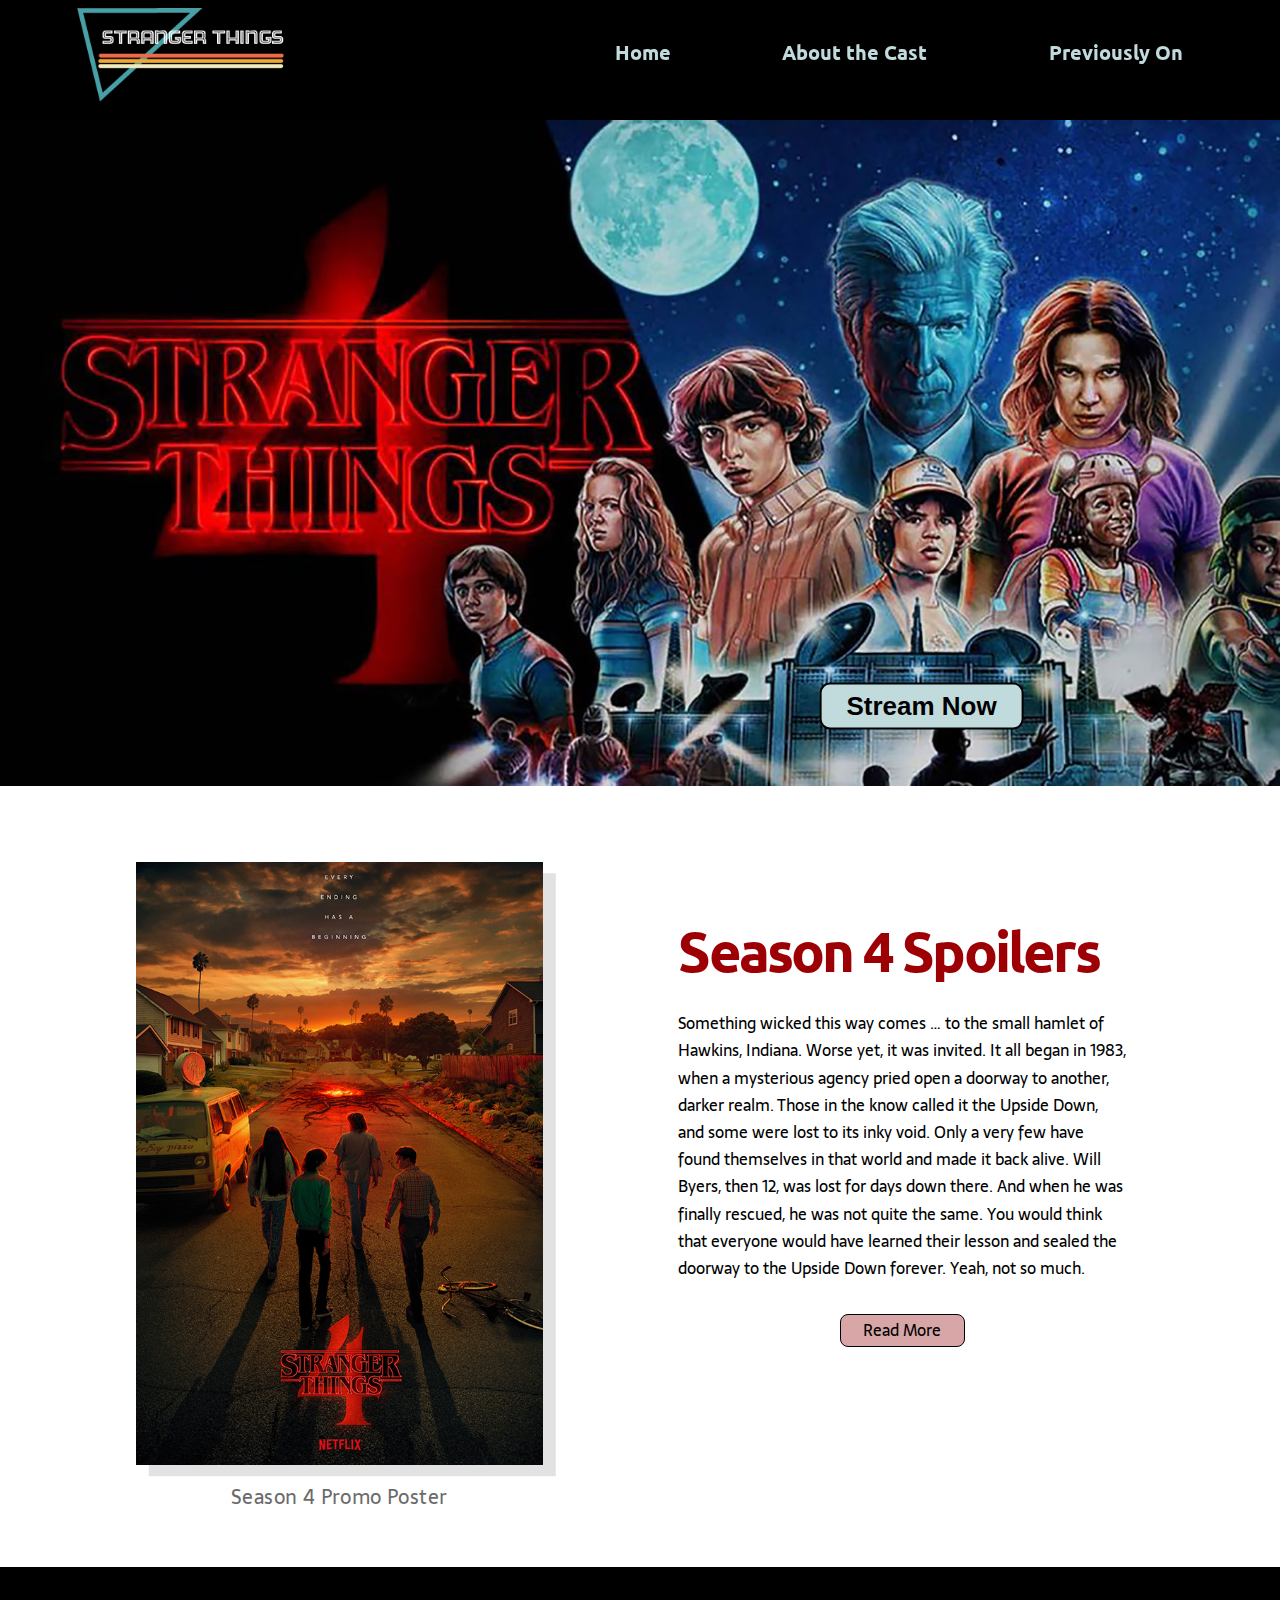
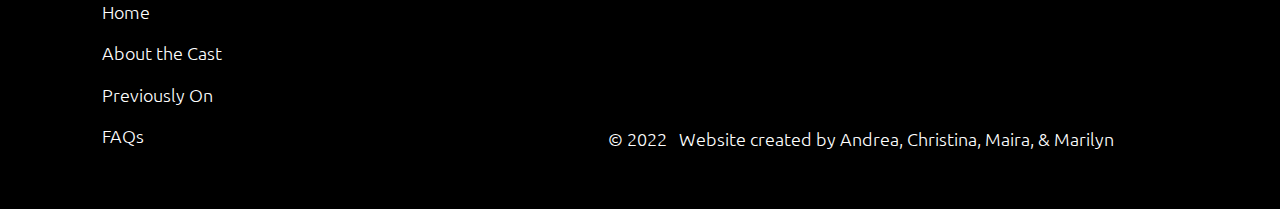
<file: index.html>
<!DOCTYPE html>
<html lang="en">

<head>
    <meta charset="UTF-8">
    <meta http-equiv="X-UA-Compatible" content="IE=edge">
    <meta name="viewport" content="width=device-width, initial-scale=1.0">
    <title>GW3 Home Page</title>

    <!-- link to favicon -->
    <link rel="icon" href="images/favicon.ico">

    <!-- link to sytle.css -->
    <link rel="stylesheet" type="text/css" href="css/style.css" />

    <!-- Google Fonts -->
    <link rel="preconnect" href="https://fonts.googleapis.com">
    <link rel="preconnect" href="https://fonts.gstatic.com" crossorigin>
    <link href="https://fonts.googleapis.com/css2?family=Sarala&family=Ubuntu:wght@300;400;500;700&display=swap" rel="stylesheet">

    <!-- link to Javascript Library -->
    <script src="https://code.jquery.com/jquery-1.12.4.min.js"
    integrity="sha384-nvAa0+6Qg9clwYCGGPpDQLVpLNn0fRaROjHqs13t4Ggj3Ez50XnGQqc/r8MhnRDZ"
    crossorigin="anonymous"></script>
    <script src="js/jquery.elimore.js"></script>
    

</head>

<!-- Main Content by Marilyn Burnett-->
<body>
    <div class="container">
        <header>
            <figure class="logo">
              <a href="index.html"><img src="images/logo.png" alt="Stranger Things" title="Unique Triangular Image" width="250"/></a>
            </figure>
            <nav id="navright">
                <label for="hamburger">&#9776;</label>
                <input type="checkbox" id="hamburger"/>
                <div id="hamitems" class="navanim">
                    <a href="index.html">Home</a>
                    <a href="about.html">About the Cast</a>
                    <a href="recap.html">Previously On</a>
                </div>
            </nav>
        </header>

        <main class="mbhome">
            <div class="homestream">
                <div class="streamlink">
                    <img src="images/mobilehero.jpg" alt="Hero Characters Cropped" title="Four Characters Under Moon" width="995" />
                    <img src="images/hero.jpg" alt="Season 4 Characters" title="Collage of Characters" width="2100" />
                    <button onclick="window.location.href='https://www.justwatch.com/us/tv-show/stranger-things/season-4';">Stream Now</button>
                </div>
            </div>
            <aside>
                <figure class="mbsmpic">
                    <img src="images/season4.jpg" alt="Season 4 Pic" title="Promo Poster for 4th Season" width="576" />
                    <figcaption>Season 4 Promo Poster</figcaption>
                </figure>
            </aside>
            <article>
                <h1 id="mbhdg">Season 4 Spoilers</h1>
                <div class="mbmore">
                    <p>Something wicked this way comes &mldr; to the small hamlet of Hawkins, Indiana. Worse yet, it was invited. It all began in 1983, when a mysterious agency pried open a doorway to another, darker realm. Those in the know called it the Upside Down, and some were lost to its inky void. Only a very few have found themselves in that world and made it back alive. Will Byers, then 12, was lost for days down there. And when he was finally rescued, he was not quite the same. You would think that everyone would have learned their lesson and sealed the doorway to the Upside Down forever. Yeah, not so much.</p>
                    <p>Blame the Russians. That is pretty much what every red&#45;blooded American did back in 1985, when Stranger Things 3 opens. Even though the paranormally&#45;gifted Eleven (El) seemed to shut the door on the Upside Down for good a year before (in Season 2), our comrades back in the U.S.S.R. are trying to open another such portal. And somehow, even though the old Soviet Union is a good half&#45;world away, Hawkins is still very much a piece of this Upside Down cake.</p>
                    <p>El&apos;s father, Sheriff Jim Hopper, thinks another evil is afoot &mdash; one in the guise of El&apos;s bowl-coiffed boyfriend, Mike. Sure, they have all been through some tough times together. They are three of the very few people who have seen what lurks in the Upside Down and lived to tell about it.</p>
                </div>
            </article>
        </main>

        <footer>
            <div class="ftrwrap">
                <nav class="ftrnav">
                    <ul>
                        <li><a href="index.html">Home</a></li>
                        <li><a href="about.html">About the Cast</a></li>
                        <li><a href="recap.html">Previously On</a></li>
                        <li><a href="https://www.imdb.com/title/tt4574334/faq" target="_blank">FAQs</a></li>
                    </ul>
                </nav>
                <p>&copy; 2022&nbsp;&nbsp; Website created by Andrea, Christina, Maira, & Marilyn</p>
           </div>
        </footer>

        <script>
            $(function(){
    
              $(".mbmore").elimore();
    
            });
    
            $(function(){
    
              $(".mbmore").elimore({
                maxLength: 630
              });
    
            });
    
            $(function(){
    
              $(".mbmore").elimore({
                moreText:"Read More",
                lessText:"Read Less"
              });
    
            });
        </script>
        
    </div>
</body>

</html>
</file>
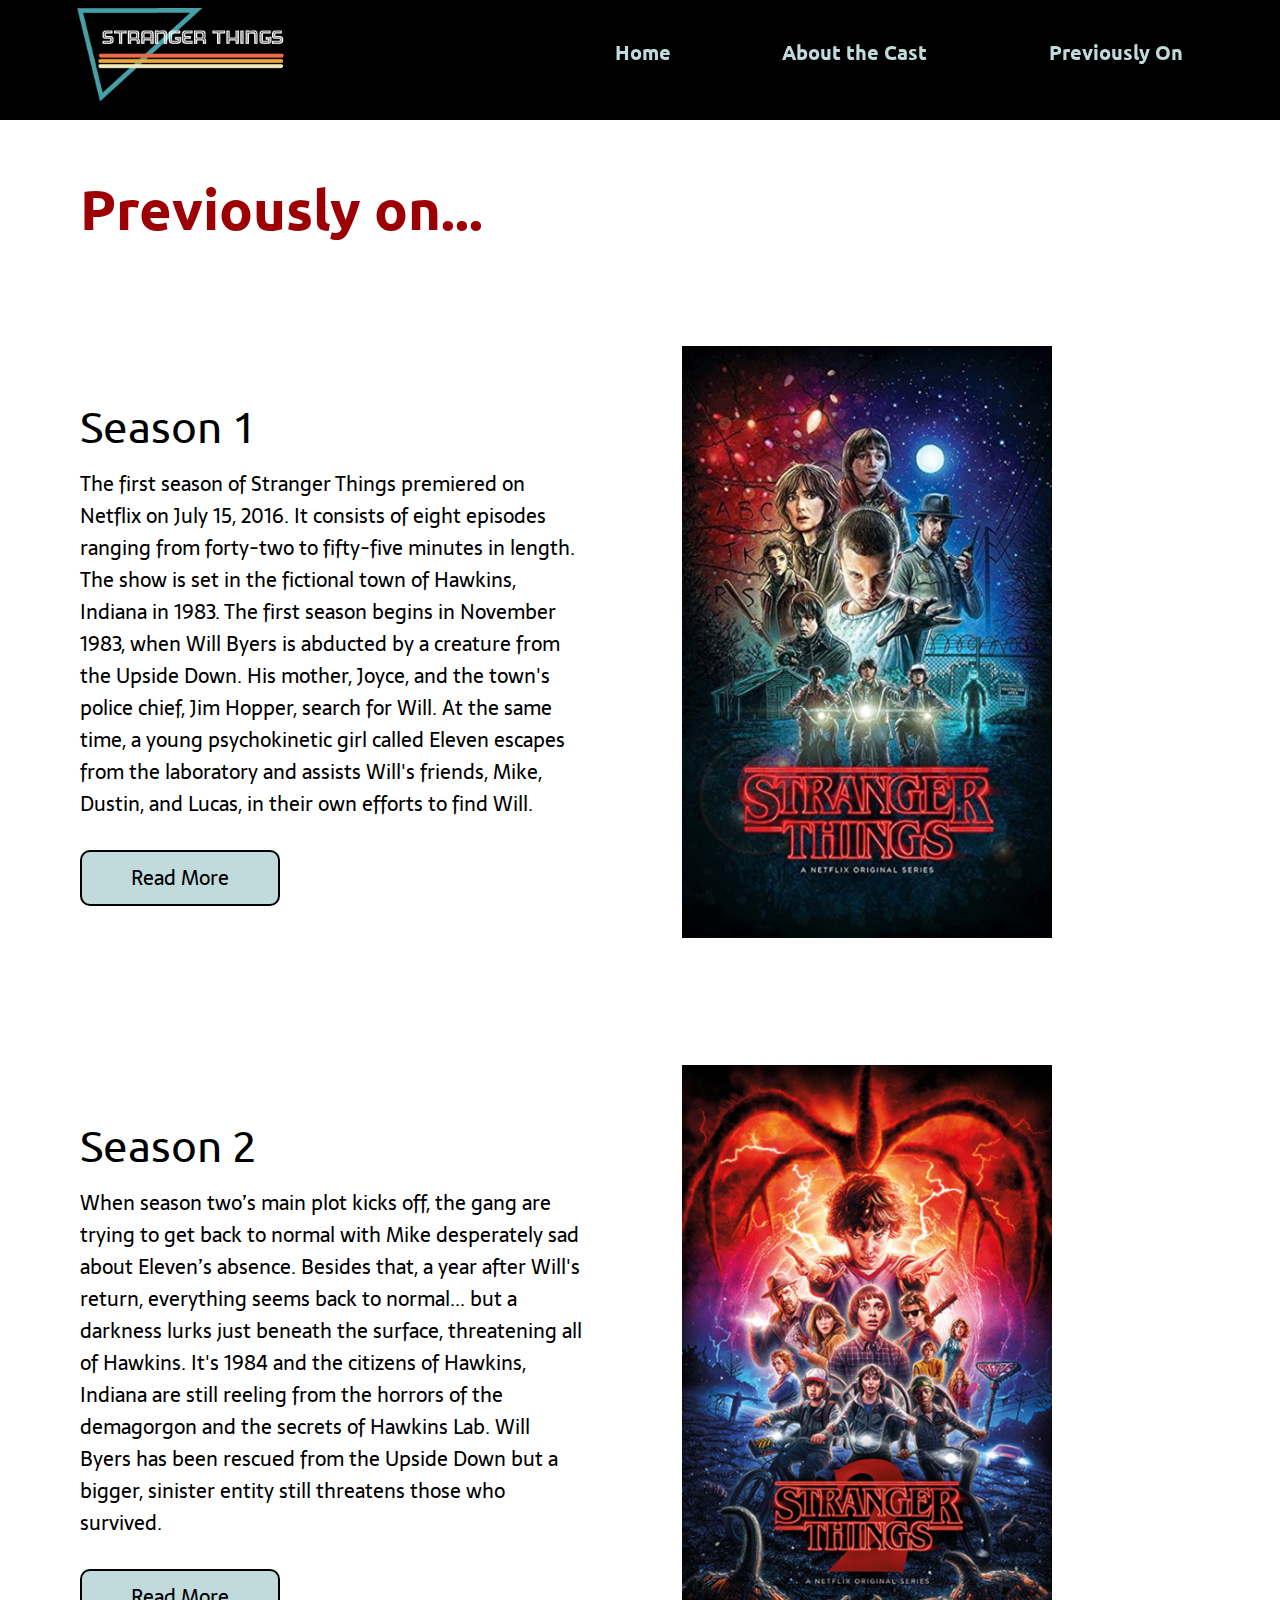
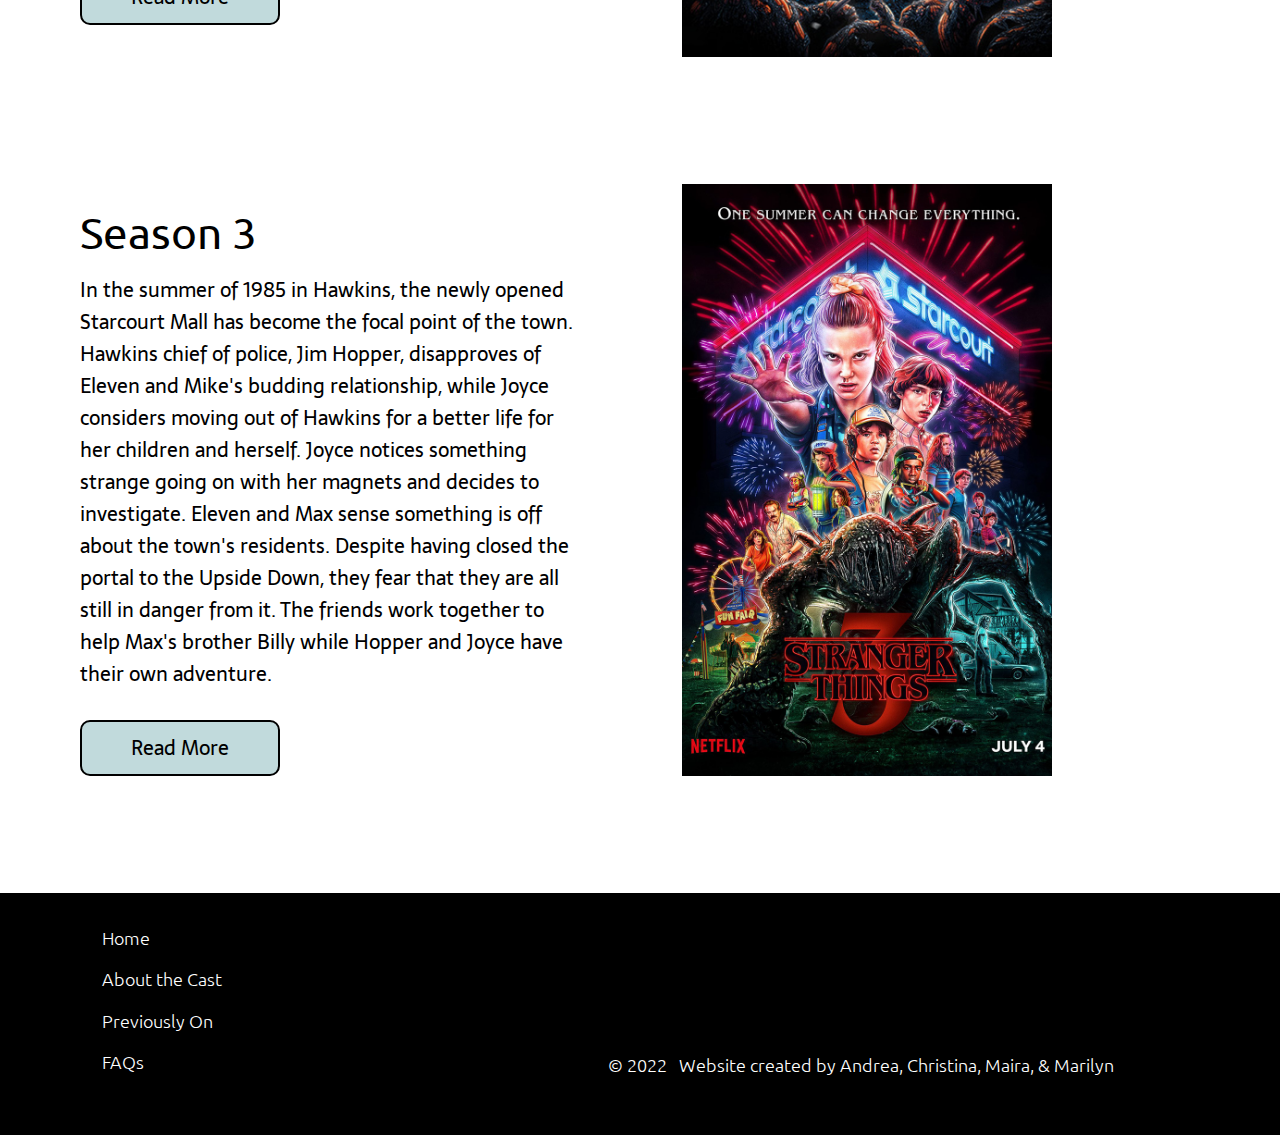
<file: recap.html>
<!DOCTYPE html>
<html lang="en">

<head>
    <meta charset="UTF-8">
    <meta http-equiv="X-UA-Compatible" content="IE=edge">
    <meta name="viewport" content="width=device-width, initial-scale=1.0">
    <title>Previously On</title>

    <!-- link to favicon -->
    <link rel="icon" href="images/favicon.ico">

    <!-- link to sytle.css -->
    <link rel="stylesheet" type="text/css" href="css/style.css" />

    <!-- Google Fonts -->
    <link rel="preconnect" href="https://fonts.googleapis.com">
    <link rel="preconnect" href="https://fonts.gstatic.com" crossorigin>
    <link href="https://fonts.googleapis.com/css2?family=Sarala&family=Ubuntu:wght@300;400;500;700&display=swap"
        rel="stylesheet">

     <!-- link to Animate Library -->
     <link
     rel="stylesheet"
     href="https://cdnjs.cloudflare.com/ajax/libs/animate.css/4.1.1/animate.min.css"
   />


</head>

<!-- Main Content by Maira Manley-->
<body>
    <div class="container">
        <header>
            <figure class="logo">
                <a href="index.html"><img src="images/logo.png" alt="Stranger Things" title="Unique Triangular Image" width="250"/></a>
            </figure>
            <nav id="navright">
                <label for="hamburger">&#9776;</label>
                <input type="checkbox" id="hamburger" />
                <div id="hamitems" class="navanim">
                    <a href="index.html">Home</a>
                    <a href="about.html">About the Cast</a>
                    <a href="recap.html">Previously On</a>
                </div>
            </nav>
        </header>

        <main>

            <section class="maira">
             
                    <h1>Previously on...</h1>
                

                <div class="seasons season-one">
                    <aside class="animate__animated animate__slideInRight animate__slow">
                        <img src="images/season1.jpg" alt="Eleven Picture">
                    </aside>
                    <article class="animate__animated animate__slideInLeft animate__slow">
                        <h2>Season 1</h2>
                        <p>The first season of Stranger Things premiered on Netflix on July 15, 2016. It consists of eight episodes ranging from forty-two to fifty-five minutes in length. The show is set in the fictional town of Hawkins, Indiana in 1983. The first season begins in November 1983, when Will Byers is abducted by a creature from the Upside Down. His mother, Joyce, and the town's police chief, Jim Hopper, search for Will. At the same time, a young psychokinetic girl called Eleven escapes from the laboratory and assists Will's friends, Mike, Dustin, and Lucas, in their own efforts to find Will.</p>
                        <div class="button-recap">
                            <a href="https://en.wikipedia.org/wiki/Stranger_Things#Season_2_(2017)"><p> Read More</p></a>
                        </div>
                    </article>
                </div>
                <div class="seasons season-two">
                    <aside class="animate__animated animate__slideInRight animate__slow">
                        <img src="images/season2.jpg" alt="Season 2 Picture" >
                    </aside>
                    <article class="animate__animated animate__slideInLeft animate__slow">
                        <h2>Season 2</h2>
                        <p>When season two’s main plot kicks off, the gang are trying to get back to normal with Mike desperately sad about Eleven’s absence. Besides that, a year after Will's return, everything seems back to normal... but a darkness lurks just beneath the surface, threatening all of Hawkins. It's 1984 and the citizens of Hawkins, Indiana are still reeling from the horrors of the demagorgon and the secrets of Hawkins Lab. Will Byers has been rescued from the Upside Down but a bigger, sinister entity still threatens those who survived.</p>
                        <div class="button-recap">
                            <a href="https://en.wikipedia.org/wiki/Stranger_Things#Season_3_(2019)"><p> Read More</p></a>
                        </div>
                    </article>
                </div>
                <div class="seasons season-three">
                    <aside class="animate__animated animate__slideInRight animate__slow">
                        <img src="images/season3.jpg" alt="Season 3 Picture" >
                    </aside>
                    <article class="animate__animated animate__slideInLeft animate__slow">
                        <h2>Season 3</h2>
                        <p>In the summer of 1985 in Hawkins, the newly opened Starcourt Mall has become the focal point of the town. Hawkins chief of police, Jim Hopper, disapproves of Eleven and Mike's budding relationship, while Joyce considers moving out of Hawkins for a better life for her children and herself. Joyce notices something strange going on with her magnets and decides to investigate. Eleven and Max sense something is off about the town's residents. Despite having closed the portal to the Upside Down, they fear that they are all still in danger from it. The friends work together to help Max's brother Billy while Hopper and Joyce have their own adventure.</p>
                        <div class="button-recap">
                            <a href="https://en.wikipedia.org/wiki/Stranger_Things#Season_1_(2016)"><p> Read More</p></a>
                        </div>
                    </article>
                </div>

            </section>

        </main>

        <footer>
            <div class="ftrwrap">
                <nav class="ftrnav">
                    <ul>
                        <li><a href="index.html">Home</a></li>
                        <li><a href="about.html">About the Cast</a></li>
                        <li><a href="recap.html">Previously On</a></li>
                        <li><a href="https://www.imdb.com/title/tt4574334/faq" target="_blank">FAQs</a></li>
                    </ul>
                </nav>
                <p>&copy; 2022&nbsp;&nbsp; Website created by Andrea, Christina, Maira, & Marilyn</p>
           </div>
        </footer>

    </div>
</body>

</html>
</file>
<file: css/style.css>
/*============ CSS Reset ============*/
html, body, div, span, applet, object, iframe,
h1, h2, h3, h4, h5, h6, p, blockquote, pre,
a, abbr, acronym, address, big, cite, code,
del, dfn, em, img, ins, kbd, q, s, samp,
small, strike, strong, sub, sup, tt, var,
b, u, i, center,
dl, dt, dd, ol, ul, li,
fieldset, form, label, legend,
table, caption, tbody, tfoot, thead, tr, th, td,
article, aside, canvas, details, embed,
figure, figcaption, footer, header, hgroup,
menu, nav, output, ruby, section, summary,
time, mark, audio, video {
	margin: 0;
	padding: 0;
	border: 0;
	font-size: 100%;
	font: inherit;
	vertical-align: baseline;
}
/* HTML5 display-role reset for older browsers */
article, aside, details, figcaption, figure,
footer, header, hgroup, menu, nav, section {
	display: block;
}
body {
	line-height: 1;
}
ol, ul {
	list-style: none;
}
blockquote, q {
	quotes: none;
}
blockquote:before, blockquote:after,
q:before, q:after {
	content: '';
	content: none;
}
table {
	border-collapse: collapse;
	border-spacing: 0;
}

/*==============================+===
Custom CSS
===============================+===*/


/*======= Universal Styling ==+=====
===============by MB===============*/

* {
    box-sizing: border-box;
}

.container {
    width: 100%;
    margin: 0 auto;
}

body {
    font-family: 'Ubuntu', sans-serif;
	font-family: 'Sarala', sans-serif;
}

header {
	width: 100%;
	height: 6em;
	background-color: #000000;
	border-bottom: .25em solid #000000;
}

h1 {
	font-family: 'Ubuntu', sans-serif;
	/* font-size: 4em; */
	/* Maira's suggestion for font size below */
	font-size: 2.8em;
	font-weight: bold;
	color: #9d0004;
}

h2 {
	font-family: 'Ubuntu', sans-serif;
	/* font-size: 3.68em; */
	/* Maira's suggestion for font size below */
	font-size: 2.2em;
	color: #000000;
}

h3 {
	font-family: 'Ubuntu', sans-serif;
	font-size: 3.35em;
	font-weight: normal;
	color: #000000;
}

h4 {
	font-family: 'Ubuntu', sans-serif;
	font-size: 3.01em;
	font-weight: lighter;
	color: #000000;
}

h5 {
	font-family: 'Sarala', sans-serif;
	font-size: 1.67em;
	color: #000000;
}

p {
	font-family: 'Sarala', sans-serif;
	font-size: 1.25em;
	line-height: 200%;
	color: #000000;
}


/*===== Hdr/Menu Styling by MB =====*/

.logo {
	float: left;
	width: 39%;
	vertical-align: top;
	margin: .5em 0 0 6%;
}

.logo a:hover, .logo a:active {
	background-color: #000000;
}

.logo img[alt="Stranger Things"] {
	max-width: 100%;
}

#navright {
	float: right;
	width: 38%;
	vertical-align: top;
	text-align: right;
	font-family: 'Ubuntu', sans-serif;
	font-size: .844em;
}


/*==== Universal  Styling by MB ====*/

.navanim {
	animation: grow 1s backwards ease;
}

@keyframes grow {
    from {
      transform: translateX(100%);
    }
    to {
      transform: translateX(0%);
    }
}


/*=================================
Home Styling by Marilyn Burnett
==================================*/

.mbhome {
	display: block;
}

.streamlink {
	position: relative;
	width: 100%;
}

.homestream img[alt="Hero Characters Cropped"] {
	background: #000000;
	max-width: 100%;
	height: auto;
	vertical-align: top;
}

.streamlink img[alt="Season 4 Characters"] {
	display: none;
}

.streamlink button {
	position: absolute;
	top: 87%;
	left: 48%;
	transform: translate(-50%, -50%);
	-ms-transform: translate(-50%, -50%);
	width: 35%;
	font-size: .875em;
	font-weight: bold;
	background: #c1dadc;
	border: .09em solid #000000;
	border-radius: .4em;
	padding: .45em 0;
}

.streamlink button:hover, button:active {
	background-color: #48a0a7;
}

.mbhome aside {
	display: block;
	background-color: #ffffff;
	border-top:  3.25em solid #ffffff;
}

.mbhome aside figure:before {
	content: 'Season 4 Spoilers';
	font-family: 'Ubuntu', sans-serif;
	font-size: 2em;
	font-weight: bolder;
	color: #9d0004;
}

.mbsmpic {
	text-align: center;
}

figure img[alt="Season 4 Pic"] {
	max-width: 70%;
	margin: 3em 0 0;
}

.mbsmpic img:hover {
	animation: fadeOut 7s ease;
}

@keyframes fadeOut {
	from {
		opacity: 1;
	}
	to {
		opacity: 0;
	}
}

.mbsmpic figcaption {
	font-size: .75em;
	letter-spacing: .02em;
	padding: .5em 0 4em;
	opacity: 70%;
}

.mbhome article {
	background-color: #ffffff;
}

.mbhome article h1 {
	display: none;
}

.mbhome article p {
	font-size: large;
	padding: .5em 8% .5em;
}

.mbmore {
	line-height: 170%;
	padding: 0 9%;
}

.mbmore > a {
	display: block;
	padding: .1em 3%;
	margin: 1.3em 28% 3.75em;
	text-align: center;
	text-decoration: none;
	color:#000000;
	border-radius: .5em;
	background-color:#d8a6a7;
	border: .1em solid #000000;
}

.mbmore a:hover, a:active {
	background-color: #9d0004;
}


/*======= Footer Styling by MB =======*/

footer {
	display: block;
	background-color: #000000;
	margin: 1.75em 0 0;
	padding: 1.5em 10%;
}

.ftrnav ul li a {
    font-family: 'Ubuntu', sans-serif;
	color: #ffffff;
	line-height: 275%;
	font-size: x-small;
	font-weight: lighter;
	text-decoration: none;
}

.ftrnav ul li a:hover {
	background-color: #000000;
	font-weight: bolder;
	color: #86bdc2;
}

.ftrnav ul li a:active {
	background-color: #000000;
	font-weight: bolder;
	color: #48a0a7;
}

footer p {
    font-family: 'Ubuntu', sans-serif;
	color: #ffffff;
	font-size: xx-small;
	font-weight: lighter;
	padding: .5em 0 0;
	text-align: right;
}


/*=================================
About (Christina)
==================================*/

.about {
	padding: 40px;
	animation: pulse 5s ease;
}

@keyframes pulse {
	0% {
		color: rgba(157, 0, 4, 20%);
	}
	100% {
		color: #9d0004;
	}
}

.image-list-small img,
.about-details {
	padding: 30px;
}

.image-list-small img {
	border-radius: 50%;
}

.image-list-small {
	display: flex;
	flex-flow: row wrap;
	align-items: center;
	justify-content: center;
}

.about-details {
	width: 350px;
	text-align: center;
}

.slick-prev.slick-arrow {
    left: 20px;
}

.slick-next.slick-arrow {
    right: 20px;
}

.slick-arrow {
    position: absolute;
    top: 0;
	background-color: #c1dadc;
    border: 2px solid #000000;
    border-radius: 5px;
    text-align: center;
	max-width: 200px;
	margin-top: 20px;
	margin-bottom: 15px;
	padding: 2px 5px;
}

.christina img:hover {
    opacity: 0.8;
    transition: 0.3s ease;
}

.christina img {
	max-width: 100%;
}


/*===================================
Previously On Styling by Maira Manley
====================================*/

.maira {
	max-width: 1200px;
	padding: 40px;
	margin: 0 auto;
}

.maira h1 {
	margin: 60px 0 40px 0;
	color:#9D0004;
}

.maira h2 {
	margin: 10px 0;
}

.maira p {
	padding: 10px 0;
	line-height: 1.6;
}

.maira img {
	max-width: 100%;
	margin: 10px 0 15px 0;
	transition: 0.3s;
}

.maira img:hover {
    opacity: 0.8;
    transition: 0.3s;
}

.button-recap {
    background-color: #C1DADC;
    border: 2px solid #000000;
    border-radius: 10px;
    text-align: center;
	max-width: 200px;
	margin-top: 20px;
	margin-bottom: 15px;
}

.button-recap a {
	text-decoration: none;
}


/*=================================
Media Querries
==================================*/


/*=========== Small Screens ===========*/
/* w/font guidelines:

.urclass h1 {
	font-size: 2em;
}
.urclass p {
	font-size: medium;
}
_______________________________________*/

@media only screen and (min-width: 320px) {

	#hamitems {
		position: sticky;
		top: 0;
		width: 100%;
		background-color: #000000;
		border-radius: 0 0 0 .25em;
		z-index: 2;
	}

	#hamitems a {
		box-sizing: border-box;
		display: block;
		width: 100%;
		padding: 1em 10% 1em 5%;
		color: #ffffff;
		font-weight: bold;
		text-decoration: none;
		text-align: right;
	}

	#hamitems a:hover {
		font-weight: bolder;
		background-color: #86bdc2;
	}

	#hamitems a:active {
		font-weight: bolder;
		background-color: #48a0a7;
	}

	#navright label {
		display: inline-block;
		color: #ffffff;
		font-size: 2.5em;
		padding: .5em 10% 0;
	}

	#hamitems {
		display: none;
	}

	#navright input:checked ~ #hamitems {
		display: block;
	}

	#hamburger {
		display: none;
	}

}


/*=========== Small Devices ===========*/
/* w/font guidelines:

.urclass h1 {
	font-size: 2.5em;
}
.urclass p {
	font-size: large;
}
_______________________________________*/

@media only screen and (min-width: 576px) {

	header {
		height: 6.25em;
		border-bottom: .25em solid #000000;
	}

	.logo {
		width: 31%;
		margin: .5em 0 0 5%;
	}
	
	.streamlink button {
		top: 87%;
		left: 49%;
		width: 31%;
		font-size: 1.5em;
		padding: .43em 0;
	}

	figure img[alt="Season 4 Pic"] {
		max-width: 70%;
		margin: 3em 10% 0;
	}

	.mbsmpic figcaption {
		font-size: 1em;
		padding: .7em 0 4em;
	}

	.mbhome aside figure:before {
		font-size: 2.8em;
	}

	#mbhdg {
		margin: 1.5em 0 .6em 9%;
	}

	.mbmore > a {
		margin: 1.75em 34% 4.4em;
	}

	footer {
		display: inline-block;
		width: 100%;
		padding: 1.5em 5% 2em 10%;
		vertical-align: top;
	}

	.ftrnav {
		float: left;
		width: 25%;
	}

	.ftrnav ul li a {
		line-height: 220%;
		font-size: small;
	}

	footer p {
		float: left;
		width: 65%;
		font-size: x-small;
		padding: 9em 0 0;
	}

}


/*=========== Medium Devices ===========*/
/* w/font guidelines:

.urclass h1 {
	font-size: 3em;
}
.urclass p {
	font-size: larger;
}
_______________________________________*/

@media only screen and (min-width: 768px) {

	header {
		height: 6.25em;
	}

	.logo {
		width: 24%;
		margin: .5em 0 0 6%;
	}
	
	#navright {
		width: 70%;
		padding: 2.15em 3%;
		font-size: 1em;
	}

	#hamitems {
		display: flex;
		background-color: #000000;
	}

	#hamitems a {
		padding: 0 6% 0 0;
		color: #c1dadc;
		flex-grow: 1;
		flex-basis: 0;
		justify-content: flex-end;
	}

	#hamitems a:hover {
		color: #86bdc2;
		font-weight: bolder;
		background-color: #000000;
	}

	#hamitems a:active {
		color: #48ada7;
		font-weight: bolder;
		background-color: #000000;
	}

	#navright label, #hamburger {
		display: none;
	}

	header {
		background-color: #000000;
	}

	.navanim {
		animation: grow 1.7s backwards ease;
	}

	@keyframes grow {
		from {
		  transform: translateY(-100%);
		}
		to {
		  transform: translateY(0%);
		}
	}

	.homestream img[alt="Hero Characters Cropped"] {
		display: none;
	}
	
	.streamlink img[alt="Season 4 Characters"] {
		display: unset;
		background: #000000;
		max-width: 100%;
		height: auto;
		vertical-align: top;
	}

	.streamlink button {
		top: 89%;
		left: 72%;
		width: 19%;
		font-size: 1.25em;
		padding: .10em 0;
	}

	.mbhome aside figure:before {
		display: none;
	}

	.mbhome aside, article {
		padding: 2em 0 0;
	}

	.mbhome aside {
		display: inline;
		width: 50%;
		float: left;
		background-color: #ffffff;
	}

	figure img[alt="Season 4 Pic"] {
		max-width: 70%;
		margin: 0;
		box-shadow: .8em .7em rgba(193, 190, 190, 45%);
	}

	.mbsmpic figcaption {
		font-size: 1.125em;
		padding: 1em 0 3em;
		opacity: 58%;
	}

	.mbhome article {
		display: inline;
		width: 45%;
		float: left;
		background-color: #ffffff;
		border-top: 2.25em solid #ffffff;
	}

	.mbhome article h1 { 
		display: contents;
		text-align: left;
		font-size: 2.3em;
	}

	.mbhome article p {
		font-size: larger;
	}

	.mbmore {
		padding: 2em 0 0;
	}

	.mbmore > a {
		margin: 1.5em 30% 4em;
	}

	footer {
		display: flex;
		flex-flow: column wrap;
		padding: 1.5em 5% 2em 8%;
		border-bottom: .3em solid #000000;
	}

	.ftrwrap {
		display: flex;
	}

	.ftrnav {
		flex: 1;
		flex: 0 0 15em;
	}

	.ftrnav ul li a {
		line-height: 215%;
		font-size: small;
	}

	footer p {
		font-size: small;
		padding: 0;
		align-self: flex-end;
	}


/*----Previously On for 768MQ----*/

	.maira {
		padding: 0 40px;
	}

	.maira h1 {
		font-size: 3em;
	}

	.maira h2 {
		font-size: 2.5em;
	}

	.maira p {
		font-size: larger;
	}

	.season-one,
	.season-two,
	.season-three {
		display: flex;
		flex-direction: row-reverse;
		justify-content: flex-end;
	}

	.seasons {
		margin: 100px 0;
		max-width: 100%;
		align-items: center;
	}

	.maira article {
		max-width: 52%;
    	padding-right: 25px;
}


	.maira aside {
		padding-left: 20px;
	}

}


/*=========== Large Devices ===========*/
/* w/font guidelines:

.urclass h1 {
	font-size: 3.5em;
}
.urclass p {
	font-size: 1.25em;
}
_______________________________________*/

@media only screen and (min-width: 992px) {

	header {
		height: 6.8em;
	}

	#navright {
		padding: 2.1em 3% 2.1em 4%;
		font-size: 1.125em;
	}

	.streamlink button {
		top: 88%;
		width: 17%;
		font-size: 1.5em;
		padding: .14em 0;
	}

	.mbhome aside, article {
		padding: 1.5em 0 0;
	}

	.mbhome aside {
		width: 53%;
		float: left;
	}

	figure img[alt="Season 4 Pic"] {
		max-width: 63%;
	}

	.mbsmpic figcaption {
		font-size: 1.25em;
		padding: 1em 0 3em;
	}

	.mbhome article {
		width: 41%;
		border-top: 5.5em solid #ffffff;
	}

	.mbhome article h1 {
		font-size: 3em;
	}

	.mbhome article p {
		font-size: 1.25em;
	}

	.mbmore > a {
		margin: 2.5em 33% 5.75em;
	}

	footer {
		border-bottom: .8em solid #000000;
	}

	.ftrnav ul li a {
		line-height: 225%;
		font-size: medium;
	}

	footer p {
		font-size: medium;
	}


/*----Previously On for 992MQ----*/

	.maira article {
		padding-right: 80px;
	}

	.maira h1 {
		font-size: 3.5em;
	}

	.maira h2 {
		font-size: 2.75em;
	}

	.maira p {
		font-size: 1.25em;
	}

	.maira img {
		width: 100%;
	}

	.maira img {
		margin-top: 10px;
		width: 100%;
		max-width: 370px;
	}
}


/*========== Extra Lg Devices ==========*/
/* w/font guidelines:

.urclass h1 {
	font-size: 4em;
}
.urclass p {
	font-size: 1.5em;
}
_______________________________________*/

@media only screen and (min-width: 1200px) {

	header {
		height: 7.5em;
	}

	#navright {
		padding: 2.1em 4% 2.1em 6%;
		font-size: 1.25em;
	}

	.streamlink button {
		top: 88%;
		width: 16%;
		font-size: 1.625em;
		padding: .23em 0;
	}

	figure img[alt="Season 4 Pic"] {
		max-width: 60%;
	}

	.mbsmpic figcaption {
		font-size: 1.25em;
	}
	
	.mbhome article {
		width: 35%;
		border-top: 7em solid #ffffff;
	}

	.mbhome article h1 {
		font-size: 3.5em;
		letter-spacing: -.05em;
	}

	.mbhome article p {
		font-size: 1.625em;
	}

	.mbmore > a {
		margin: 2em 36% 5.25em;
	}

	footer {
		border-bottom: 1.25em solid #000000;
	}

	.ftrnav {
		flex: 0 0 18em;
	}

	.ftrnav ul li a {
		line-height: 230%;
		font-size: large;
	}

	footer p {
		font-size: large;
		align-self: flex-end;
	}

}
</file>
